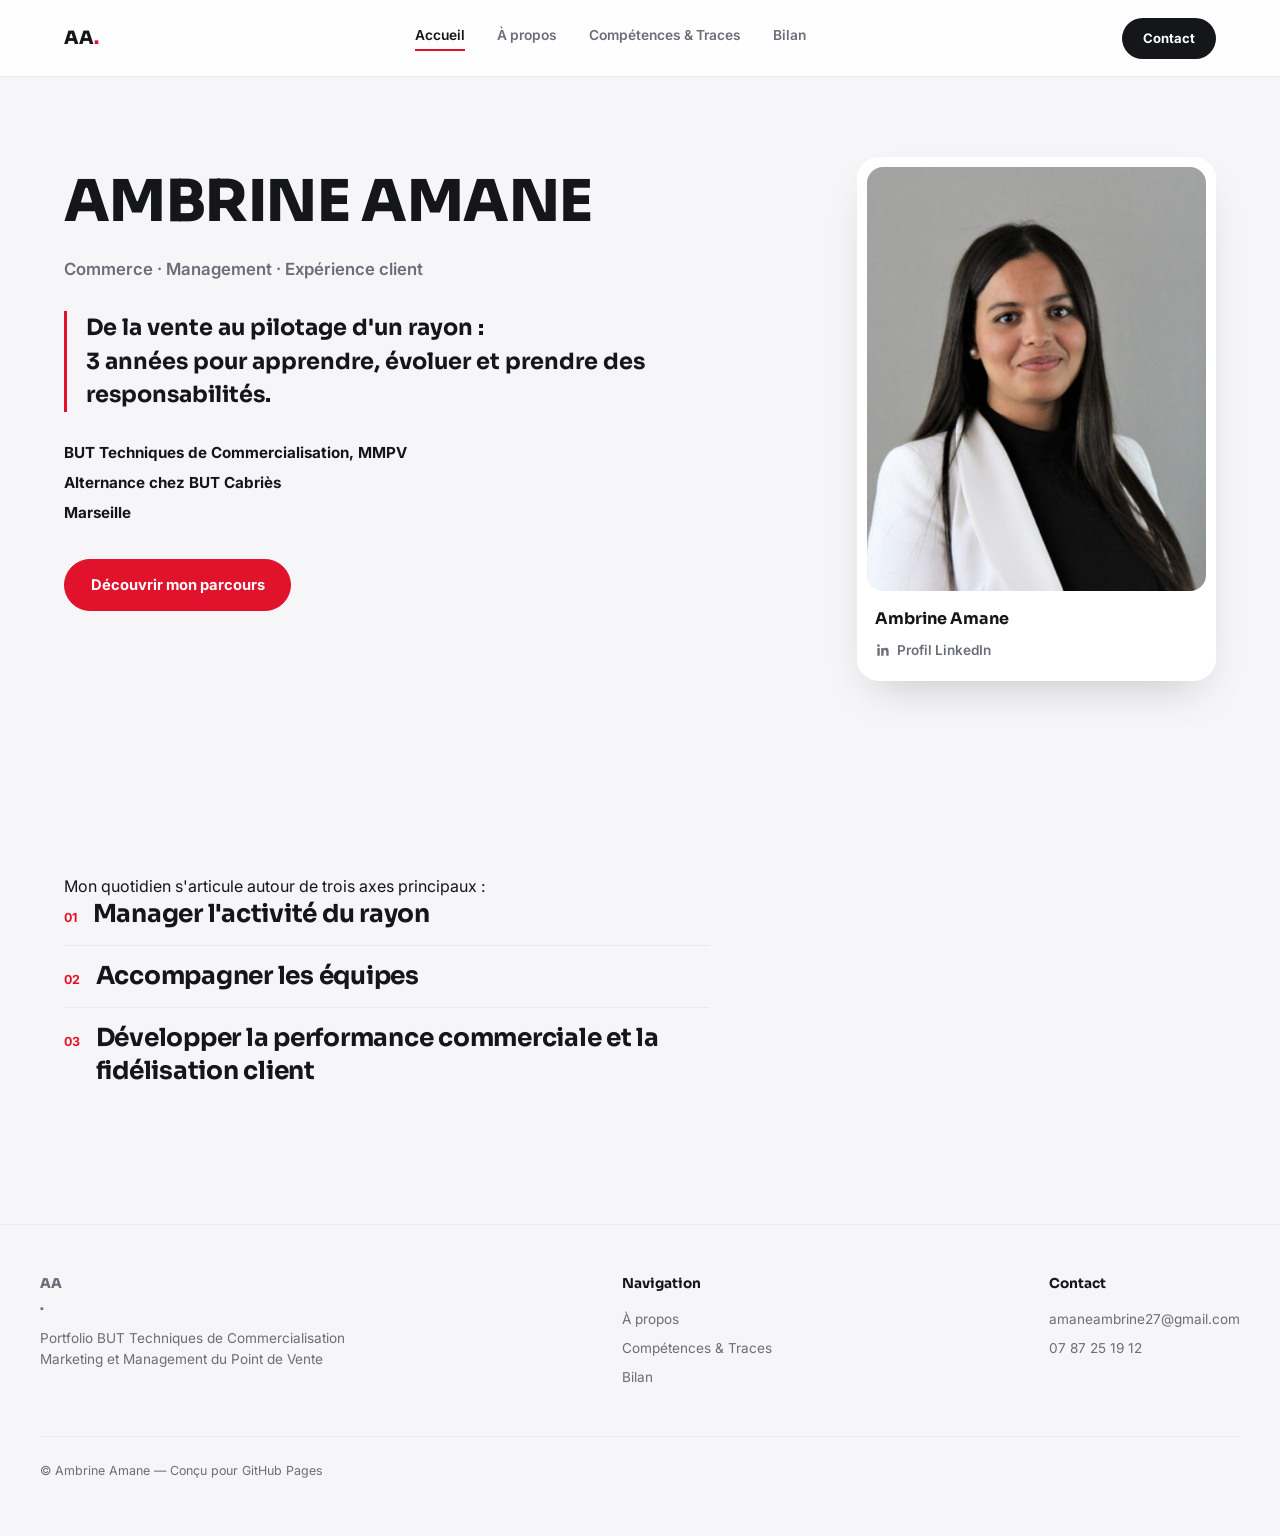
<file: index.html>
<!DOCTYPE html>
<html lang="fr">
<head>
<meta charset="UTF-8">
<meta name="viewport" content="width=device-width, initial-scale=1.0">
<title>Ambrine Amane — Portfolio BUT Techniques de Commercialisation</title>
<meta name="description" content="Portfolio d'Ambrine Amane, étudiante en BUT Techniques de Commercialisation, parcours Marketing et Management du Point de Vente.">
<link rel="stylesheet" href="assets/style.css?v=6">
<link rel="preconnect" href="https://fonts.googleapis.com">
<link href="https://fonts.googleapis.com/css2?family=Sora:wght@600;700;800&family=Inter:wght@400;500;600;700&display=swap" rel="stylesheet">
</head>
<body>

<header>
  <div class="nav-wrap">
    <a class="logo" href="index.html">AA<span>.</span></a>
    <nav class="links">
      <a href="index.html" class="active">Accueil</a>
      <a href="a-propos.html">À propos</a>
      <a href="competences.html">Compétences &amp; Traces</a>
      <a href="bilan.html">Bilan</a>
    </nav>
    <a class="cta-pill" href="mailto:amaneambrine27@gmail.com">Contact</a>
  </div>
</header>

<div class="hero">
  <div class="hero-copy">
    <h1 class="name-big">AMBRINE AMANE</h1>
    <p class="tagline">Commerce · Management · Expérience client</p>
    <blockquote class="hero-quote">
      De la vente au pilotage d'un rayon :<br>
      3 années pour apprendre, évoluer et prendre des responsabilités.
    </blockquote>
    <div class="hero-meta">
      <span>BUT Techniques de Commercialisation, MMPV</span>
      <span>Alternance chez BUT Cabriès</span>
      <span>Marseille</span>
    </div>
    <div class="hero-actions">
      <a class="btn-primary" href="a-propos.html">Découvrir mon parcours</a>
    </div>
  </div>
  <div class="photo-card photo-card-lg">
    <a class="photo" href="assets/CV-Ambrine-Amane.pdf" target="_blank" rel="noopener" aria-label="Voir mon CV">
      <img src="assets/ambrine-amane.jpg" alt="Portrait d'Ambrine Amane" style="width:100%; height:100%; object-fit:cover;">
      <span class="photo-overlay"><span>📄</span> Cliquez ici pour voir mon CV</span>
    </a>
    <div class="caption">
      <b>Ambrine Amane</b>
      <a class="linkedin-link" href="https://www.linkedin.com/in/ambrine-amane-45b326249/" target="_blank" rel="noopener">
        <svg width="16" height="16" viewBox="0 0 24 24" fill="currentColor" aria-hidden="true"><path d="M20.45 20.45h-3.56v-5.57c0-1.33-.02-3.04-1.85-3.04-1.85 0-2.14 1.45-2.14 2.94v5.67H9.34V9h3.41v1.56h.05c.48-.9 1.64-1.85 3.38-1.85 3.6 0 4.27 2.37 4.27 5.46v6.28zM5.34 7.43a2.07 2.07 0 1 1 0-4.13 2.07 2.07 0 0 1 0 4.13zM7.12 20.45H3.56V9h3.56v11.45z"/></svg>
        Profil LinkedIn
      </a>
    </div>
  </div>
</div>

<section style="padding-top:9rem;">
  <p class="intro-line">Mon quotidien s'articule autour de trois axes principaux :</p>
  <ul class="axis-list reveal">
    <li><span class="axis-num">01</span>Manager l'activité du rayon</li>
    <li><span class="axis-num">02</span>Accompagner les équipes</li>
    <li><span class="axis-num">03</span>Développer la performance commerciale et la fidélisation client</li>
  </ul>
</section>

<footer>
  <div class="foot-inner">
    <div class="foot-col">
      <a class="logo" href="index.html">AA<span>.</span></a>
      <span style="margin-top:.8rem;">Portfolio BUT Techniques de Commercialisation<br>Marketing et Management du Point de Vente</span>
    </div>
    <div class="foot-col">
      <h5>Navigation</h5>
      <a href="a-propos.html">À propos</a>
      <a href="competences.html">Compétences &amp; Traces</a>
      <a href="bilan.html">Bilan</a>
    </div>
    <div class="foot-col">
      <h5>Contact</h5>
      <a href="mailto:amaneambrine27@gmail.com">amaneambrine27@gmail.com</a>
      <span>07 87 25 19 12</span>
    </div>
  </div>
  <p class="foot-bottom">© Ambrine Amane — Conçu pour GitHub Pages</p>
</footer>

<script src="assets/script.js?v=14"></script>
</body>
</html>
</file>
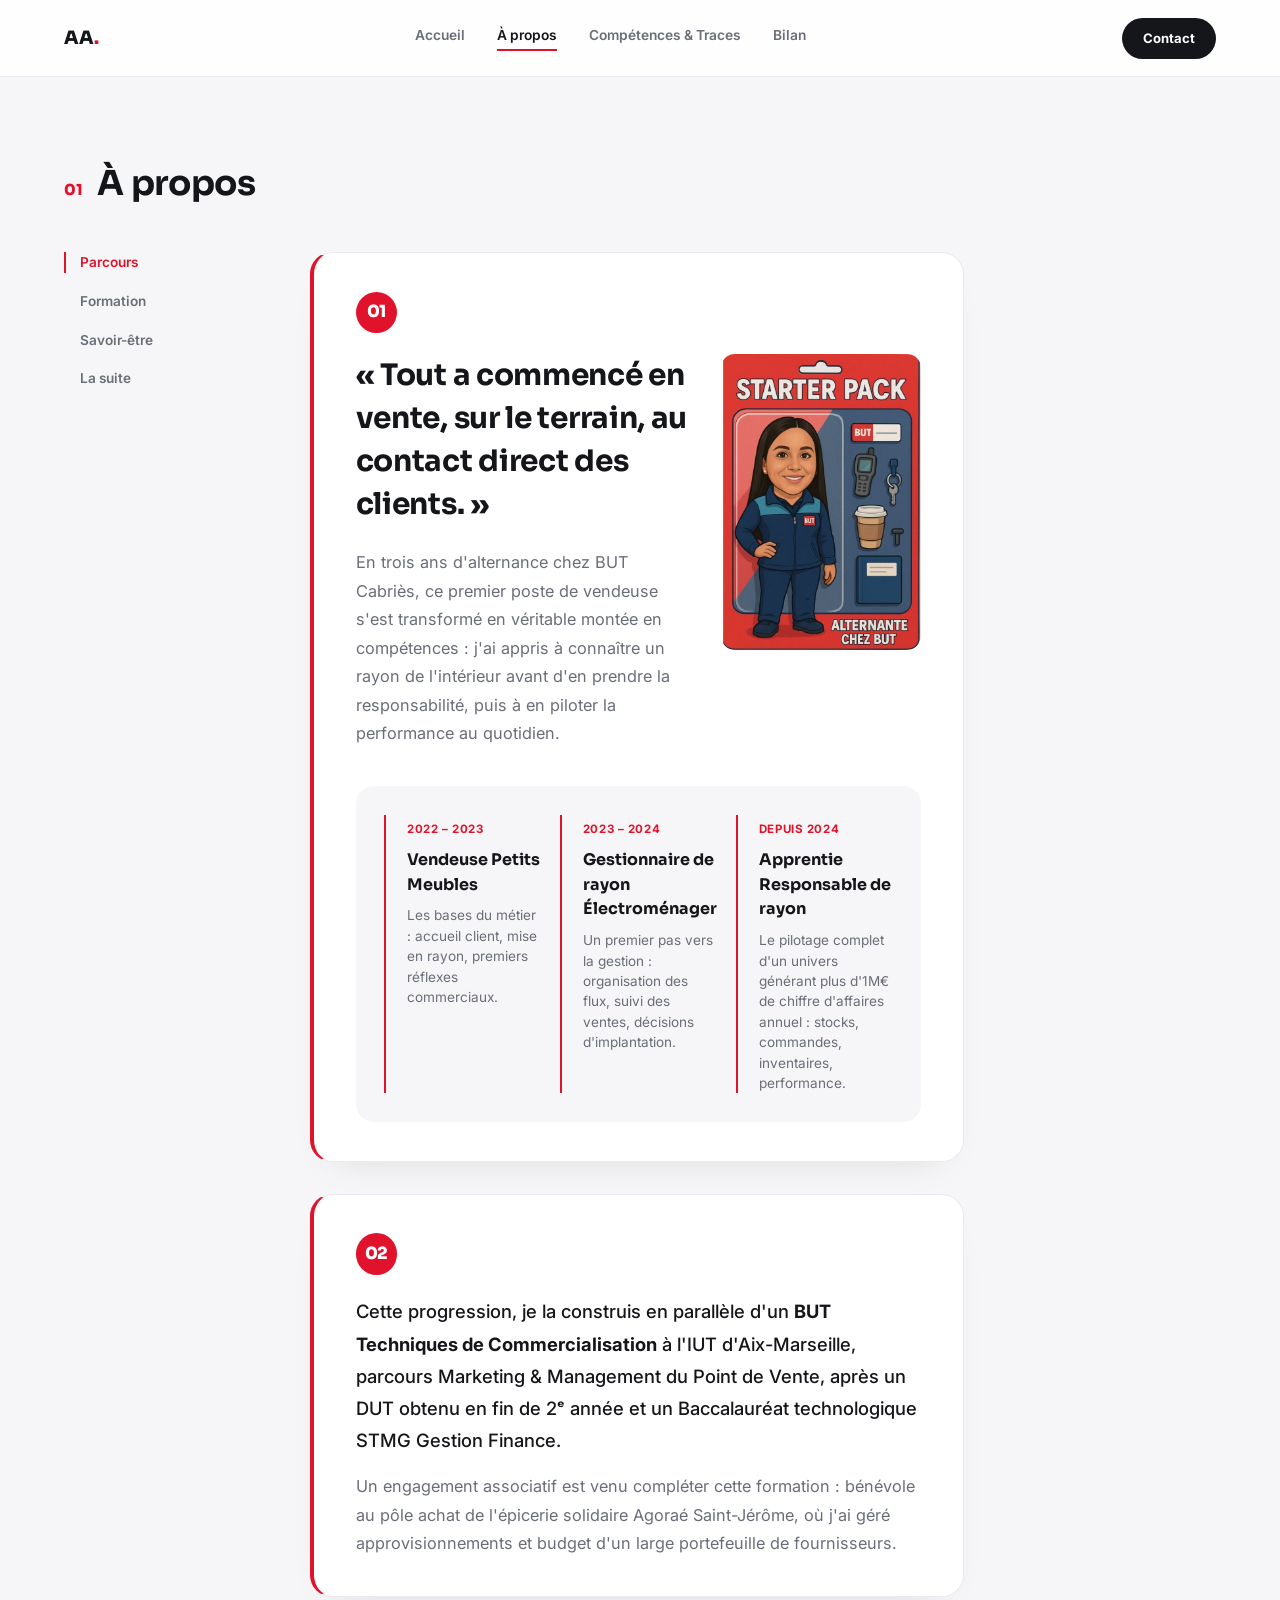
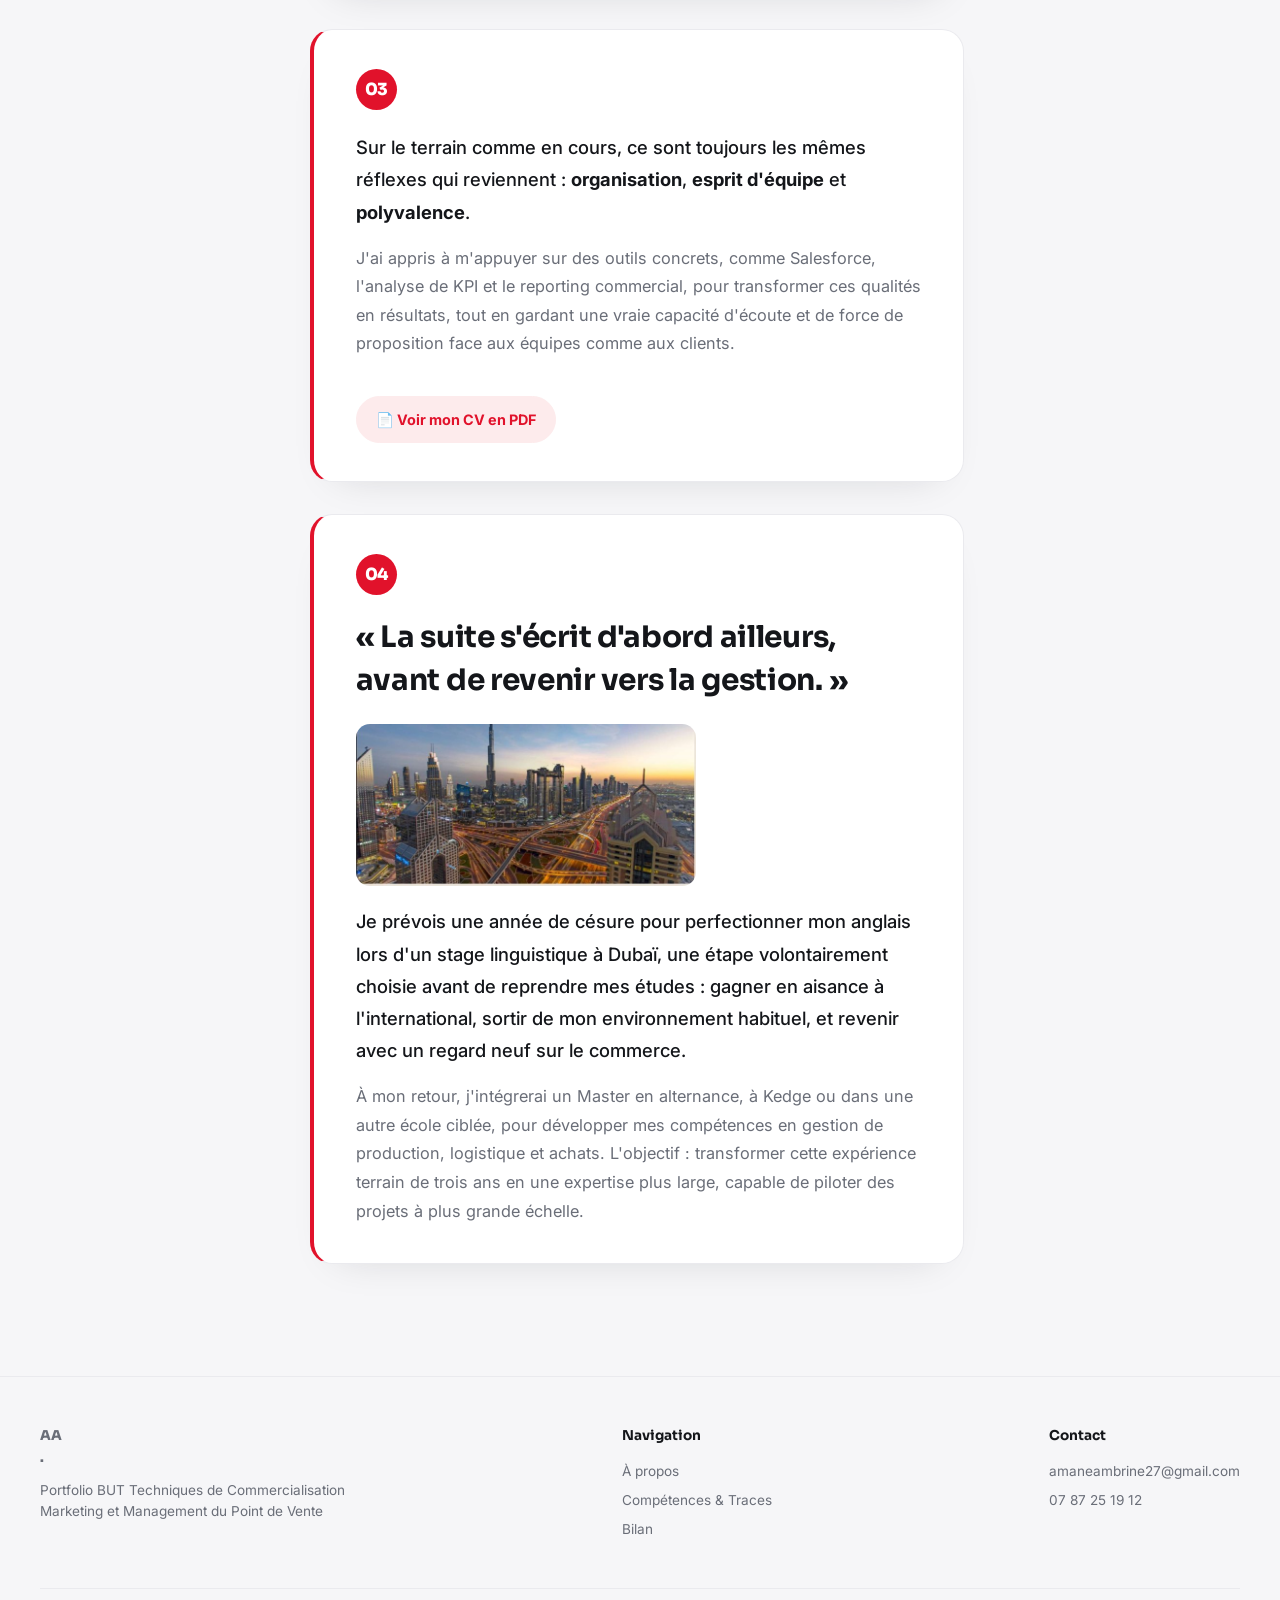
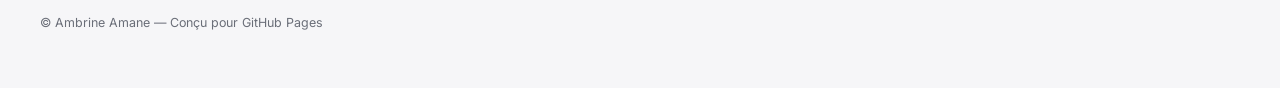
<file: a-propos.html>
<!DOCTYPE html>
<html lang="fr">
<head>
<meta charset="UTF-8">
<meta name="viewport" content="width=device-width, initial-scale=1.0">
<title>À propos — Ambrine Amane</title>
<link rel="stylesheet" href="assets/style.css?v=6">
<link rel="preconnect" href="https://fonts.googleapis.com">
<link href="https://fonts.googleapis.com/css2?family=Sora:wght@600;700;800&family=Inter:wght@400;500;600;700&display=swap" rel="stylesheet">
</head>
<body>

<header>
  <div class="nav-wrap">
    <a class="logo" href="index.html">AA<span>.</span></a>
    <nav class="links">
      <a href="index.html">Accueil</a>
      <a href="a-propos.html" class="active">À propos</a>
      <a href="competences.html">Compétences &amp; Traces</a>
      <a href="bilan.html">Bilan</a>
    </nav>
    <a class="cta-pill" href="mailto:amaneambrine27@gmail.com">Contact</a>
  </div>
</header>

<section id="apropos">
  <div class="section-head"><span class="idx">01</span><h2 class="section-title">À propos</h2></div>

  <div class="story-layout">
    <aside class="story-nav">
      <ul>
        <li data-chapter="parcours" class="active"><a href="#chapter-parcours">Parcours</a></li>
        <li data-chapter="formation"><a href="#chapter-formation">Formation</a></li>
        <li data-chapter="savoir-etre"><a href="#chapter-savoir-etre">Savoir-être</a></li>
        <li data-chapter="suite"><a href="#chapter-suite">La suite</a></li>
      </ul>
    </aside>

    <div class="story-content">

      <div class="chapter" id="chapter-parcours">
        <span class="chapter-num">01</span>
        <div class="chapter-split">
          <div>
            <p class="story-quote">« Tout a commencé en vente, sur le terrain, au contact direct des clients. »</p>
            <p class="story-body">En trois ans d'alternance chez BUT Cabriès, ce premier poste de vendeuse s'est transformé en véritable montée en compétences : j'ai appris à connaître un rayon de l'intérieur avant d'en prendre la responsabilité, puis à en piloter la performance au quotidien.</p>
          </div>
          <img class="chapter-illustration" src="assets/starter-pack.jpg" alt="Illustration humoristique de mon quotidien d'alternante chez BUT">
        </div>

        <div class="story-timeline">
          <div class="story-step">
            <span class="story-when">2022 – 2023</span>
            <h4>Vendeuse Petits Meubles</h4>
            <p>Les bases du métier : accueil client, mise en rayon, premiers réflexes commerciaux.</p>
          </div>
          <div class="story-step">
            <span class="story-when">2023 – 2024</span>
            <h4>Gestionnaire de rayon Électroménager</h4>
            <p>Un premier pas vers la gestion : organisation des flux, suivi des ventes, décisions d'implantation.</p>
          </div>
          <div class="story-step">
            <span class="story-when">Depuis 2024</span>
            <h4>Apprentie Responsable de rayon</h4>
            <p>Le pilotage complet d'un univers générant plus d'1M€ de chiffre d'affaires annuel : stocks, commandes, inventaires, performance.</p>
          </div>
        </div>
      </div>

      <div class="chapter" id="chapter-formation">
        <span class="chapter-num">02</span>
        <p class="story-body large">Cette progression, je la construis en parallèle d'un <b>BUT Techniques de Commercialisation</b> à l'IUT d'Aix-Marseille, parcours Marketing &amp; Management du Point de Vente, après un DUT obtenu en fin de 2ᵉ année et un Baccalauréat technologique STMG Gestion Finance.</p>
        <p class="story-body">Un engagement associatif est venu compléter cette formation : bénévole au pôle achat de l'épicerie solidaire Agoraé Saint-Jérôme, où j'ai géré approvisionnements et budget d'un large portefeuille de fournisseurs.</p>
      </div>

      <div class="chapter" id="chapter-savoir-etre">
        <span class="chapter-num">03</span>
        <p class="story-body large">Sur le terrain comme en cours, ce sont toujours les mêmes réflexes qui reviennent : <b>organisation</b>, <b>esprit d'équipe</b> et <b>polyvalence</b>.</p>
        <p class="story-body">J'ai appris à m'appuyer sur des outils concrets, comme Salesforce, l'analyse de KPI et le reporting commercial, pour transformer ces qualités en résultats, tout en gardant une vraie capacité d'écoute et de force de proposition face aux équipes comme aux clients.</p>
        <a class="cv-inline-link" href="assets/CV-Ambrine-Amane.pdf" target="_blank" rel="noopener">📄 Voir mon CV en PDF</a>
      </div>

      <div class="chapter" id="chapter-suite">
        <span class="chapter-num">04</span>
        <p class="story-quote">« La suite s'écrit d'abord ailleurs, avant de revenir vers la gestion. »</p>
        <img class="chapter-illustration chapter-illustration-wide" src="assets/dubai.jpg" alt="Vue de Dubaï">
        <p class="story-body large">Je prévois une année de césure pour perfectionner mon anglais lors d'un stage linguistique à Dubaï, une étape volontairement choisie avant de reprendre mes études : gagner en aisance à l'international, sortir de mon environnement habituel, et revenir avec un regard neuf sur le commerce.</p>
        <p class="story-body">À mon retour, j'intégrerai un Master en alternance, à Kedge ou dans une autre école ciblée, pour développer mes compétences en gestion de production, logistique et achats. L'objectif : transformer cette expérience terrain de trois ans en une expertise plus large, capable de piloter des projets à plus grande échelle.</p>
      </div>

    </div>
  </div>
</section>

<footer>
  <div class="foot-inner">
    <div class="foot-col">
      <a class="logo" href="index.html">AA<span>.</span></a>
      <span style="margin-top:.8rem;">Portfolio BUT Techniques de Commercialisation<br>Marketing et Management du Point de Vente</span>
    </div>
    <div class="foot-col">
      <h5>Navigation</h5>
      <a href="a-propos.html">À propos</a>
      <a href="competences.html">Compétences &amp; Traces</a>
      <a href="bilan.html">Bilan</a>
    </div>
    <div class="foot-col">
      <h5>Contact</h5>
      <a href="mailto:amaneambrine27@gmail.com">amaneambrine27@gmail.com</a>
      <span>07 87 25 19 12</span>
    </div>
  </div>
  <p class="foot-bottom">© Ambrine Amane — Conçu pour GitHub Pages</p>
</footer>

<script src="assets/script.js?v=14"></script>
</body>
</html>
</file>
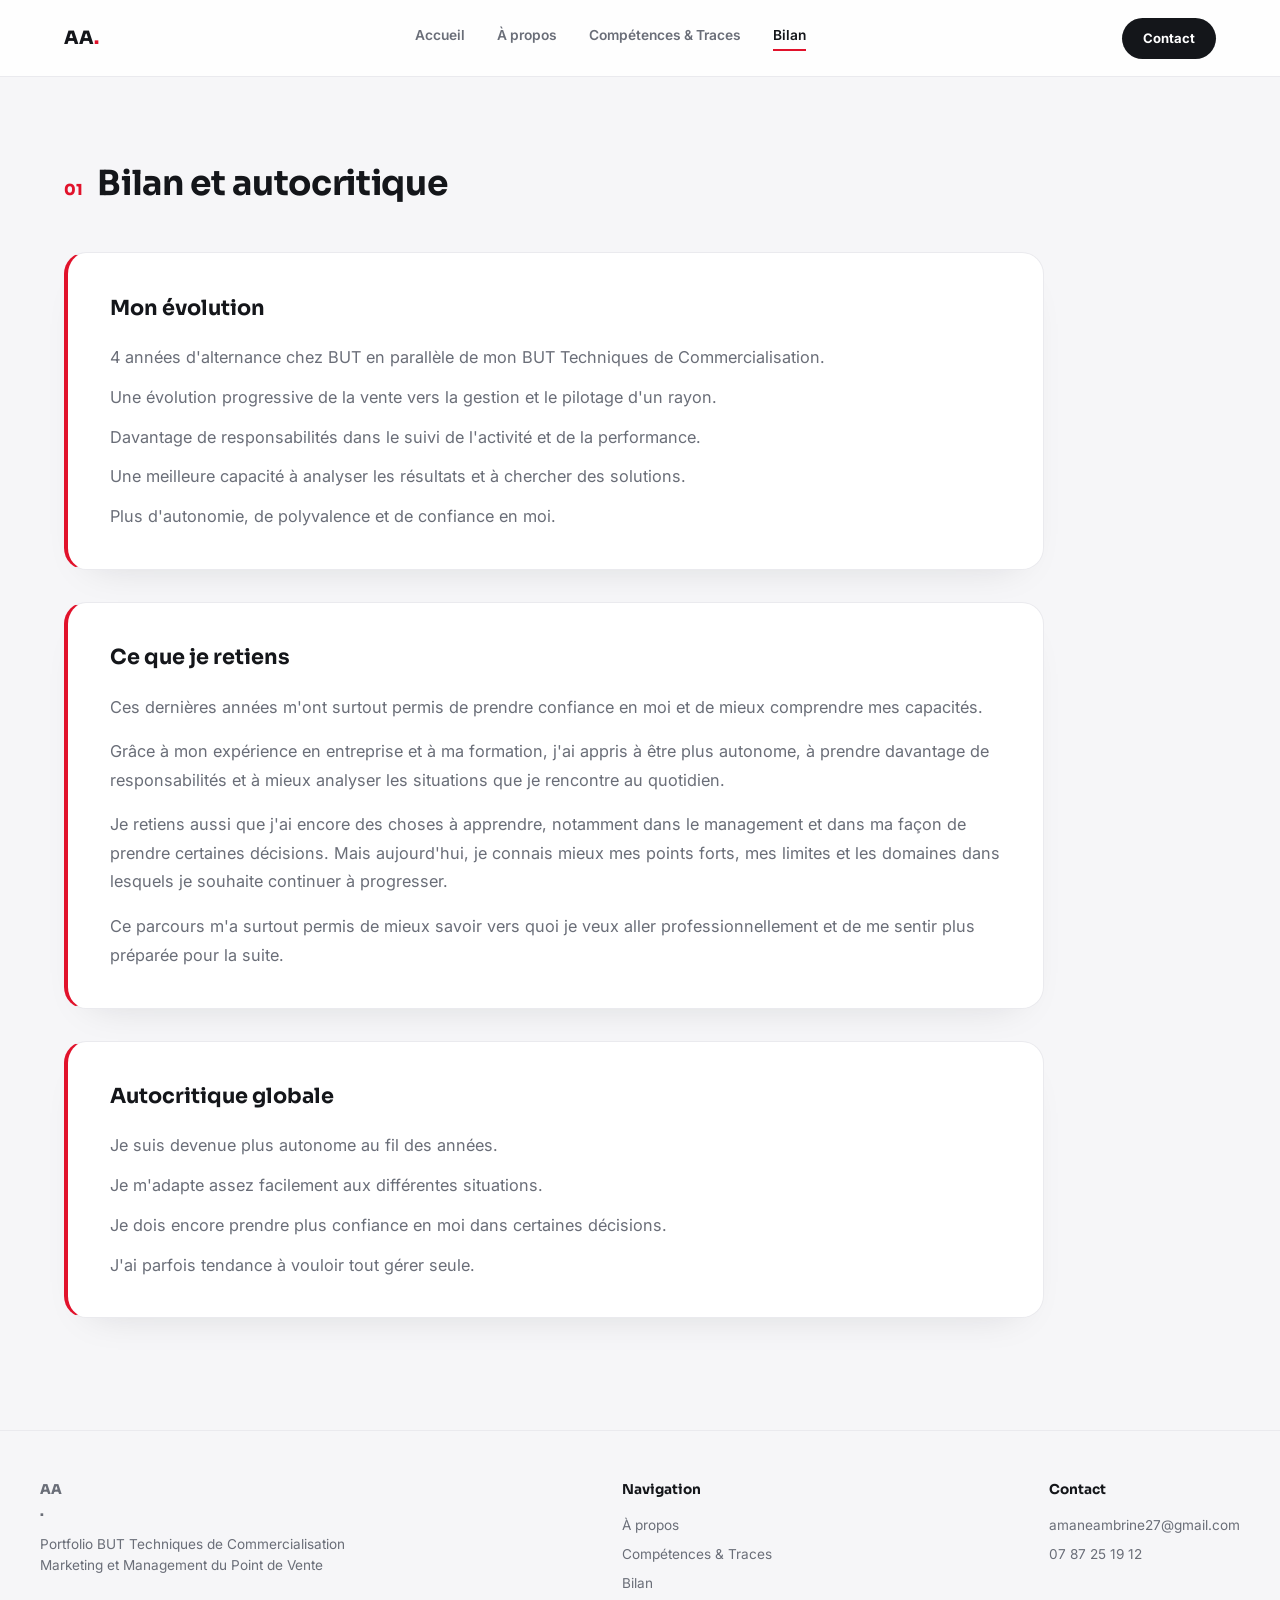
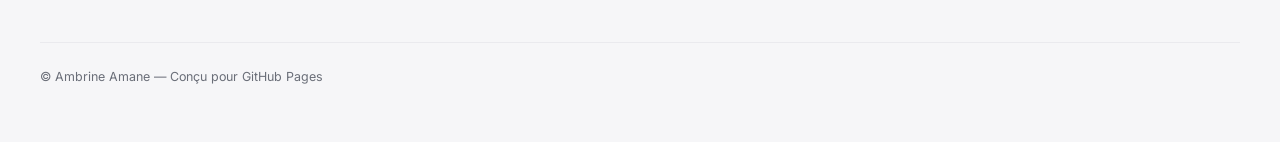
<file: bilan.html>
<!DOCTYPE html>
<html lang="fr">
<head>
<meta charset="UTF-8">
<meta name="viewport" content="width=device-width, initial-scale=1.0">
<title>Bilan — Ambrine Amane</title>
<link rel="stylesheet" href="assets/style.css?v=6">
<link rel="preconnect" href="https://fonts.googleapis.com">
<link href="https://fonts.googleapis.com/css2?family=Sora:wght@600;700;800&family=Inter:wght@400;500;600;700&display=swap" rel="stylesheet">
</head>
<body>

<header>
  <div class="nav-wrap">
    <a class="logo" href="index.html">AA<span>.</span></a>
    <nav class="links">
      <a href="index.html">Accueil</a>
      <a href="a-propos.html">À propos</a>
      <a href="competences.html">Compétences &amp; Traces</a>
      <a href="bilan.html" class="active">Bilan</a>
    </nav>
    <a class="cta-pill" href="mailto:amaneambrine27@gmail.com">Contact</a>
  </div>
</header>

<section id="bilan">
  <div class="section-head"><span class="idx">01</span><h2 class="section-title">Bilan et autocritique</h2></div>
  <div class="story-content" style="max-width:980px;">
    <div class="chapter">
      <h3 style="font-family:var(--display); font-weight:700; font-size:1.3rem; margin-bottom:1.2rem;">Mon évolution</h3>
      <ul style="display:flex; flex-direction:column; gap:.7rem; list-style:none;">
        <li class="story-body" style="margin-bottom:0;">4 années d'alternance chez BUT en parallèle de mon BUT Techniques de Commercialisation.</li>
        <li class="story-body" style="margin-bottom:0;">Une évolution progressive de la vente vers la gestion et le pilotage d'un rayon.</li>
        <li class="story-body" style="margin-bottom:0;">Davantage de responsabilités dans le suivi de l'activité et de la performance.</li>
        <li class="story-body" style="margin-bottom:0;">Une meilleure capacité à analyser les résultats et à chercher des solutions.</li>
        <li class="story-body" style="margin-bottom:0;">Plus d'autonomie, de polyvalence et de confiance en moi.</li>
      </ul>
    </div>
    <div class="chapter">
      <h3 style="font-family:var(--display); font-weight:700; font-size:1.3rem; margin-bottom:1.2rem;">Ce que je retiens</h3>
      <p class="story-body">Ces dernières années m'ont surtout permis de prendre confiance en moi et de mieux comprendre mes capacités.</p>
      <p class="story-body">Grâce à mon expérience en entreprise et à ma formation, j'ai appris à être plus autonome, à prendre davantage de responsabilités et à mieux analyser les situations que je rencontre au quotidien.</p>
      <p class="story-body">Je retiens aussi que j'ai encore des choses à apprendre, notamment dans le management et dans ma façon de prendre certaines décisions. Mais aujourd'hui, je connais mieux mes points forts, mes limites et les domaines dans lesquels je souhaite continuer à progresser.</p>
      <p class="story-body">Ce parcours m'a surtout permis de mieux savoir vers quoi je veux aller professionnellement et de me sentir plus préparée pour la suite.</p>
    </div>
    <div class="chapter">
      <h3 style="font-family:var(--display); font-weight:700; font-size:1.3rem; margin-bottom:1.2rem;">Autocritique globale</h3>
      <ul style="display:flex; flex-direction:column; gap:.7rem; list-style:none;">
        <li class="story-body" style="margin-bottom:0;">Je suis devenue plus autonome au fil des années.</li>
        <li class="story-body" style="margin-bottom:0;">Je m'adapte assez facilement aux différentes situations.</li>
        <li class="story-body" style="margin-bottom:0;">Je dois encore prendre plus confiance en moi dans certaines décisions.</li>
        <li class="story-body" style="margin-bottom:0;">J'ai parfois tendance à vouloir tout gérer seule.</li>
      </ul>
    </div>
  </div>
</section>


<footer>
  <div class="foot-inner">
    <div class="foot-col">
      <a class="logo" href="index.html">AA<span>.</span></a>
      <span style="margin-top:.8rem;">Portfolio BUT Techniques de Commercialisation<br>Marketing et Management du Point de Vente</span>
    </div>
    <div class="foot-col">
      <h5>Navigation</h5>
      <a href="a-propos.html">À propos</a>
      <a href="competences.html">Compétences &amp; Traces</a>
      <a href="bilan.html">Bilan</a>
    </div>
    <div class="foot-col">
      <h5>Contact</h5>
      <a href="mailto:amaneambrine27@gmail.com">amaneambrine27@gmail.com</a>
      <span>07 87 25 19 12</span>
    </div>
  </div>
  <p class="foot-bottom">© Ambrine Amane — Conçu pour GitHub Pages</p>
</footer>

<script src="assets/script.js?v=14"></script>
</body>
</html>
</file>
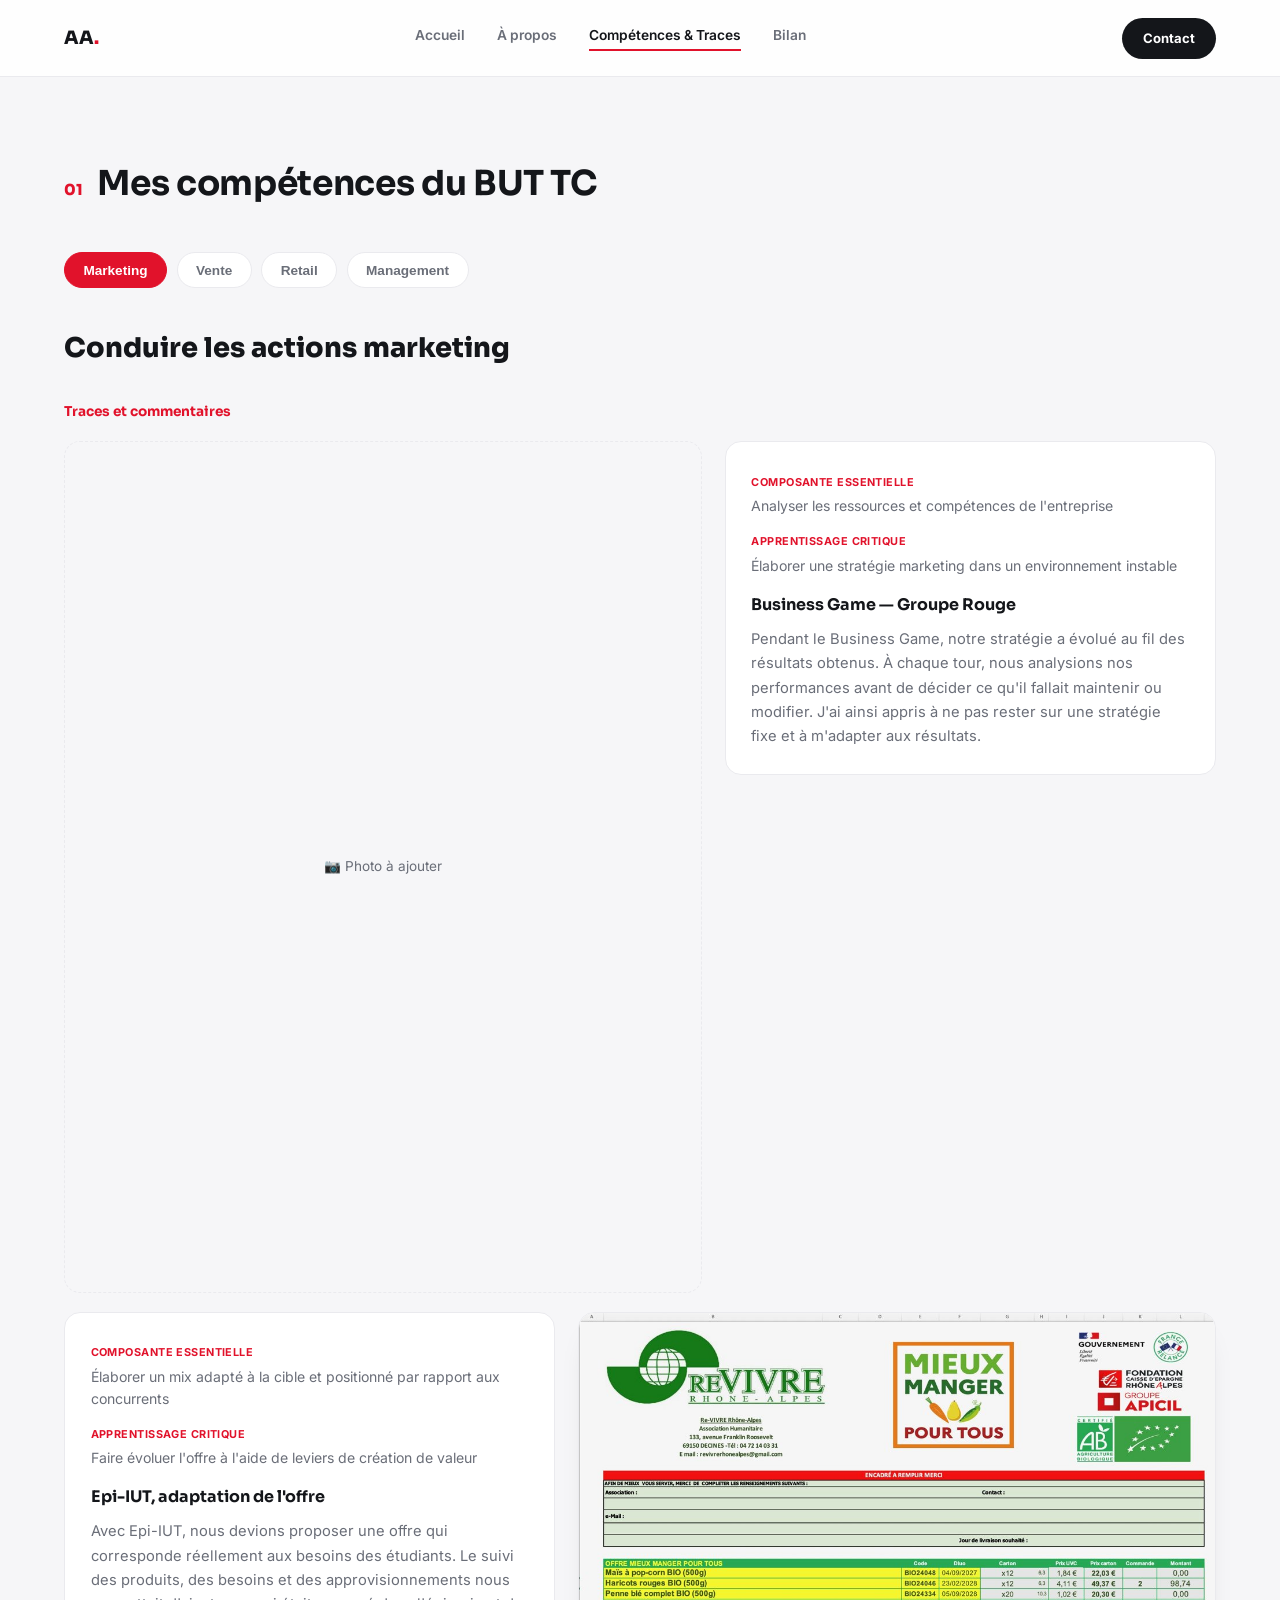
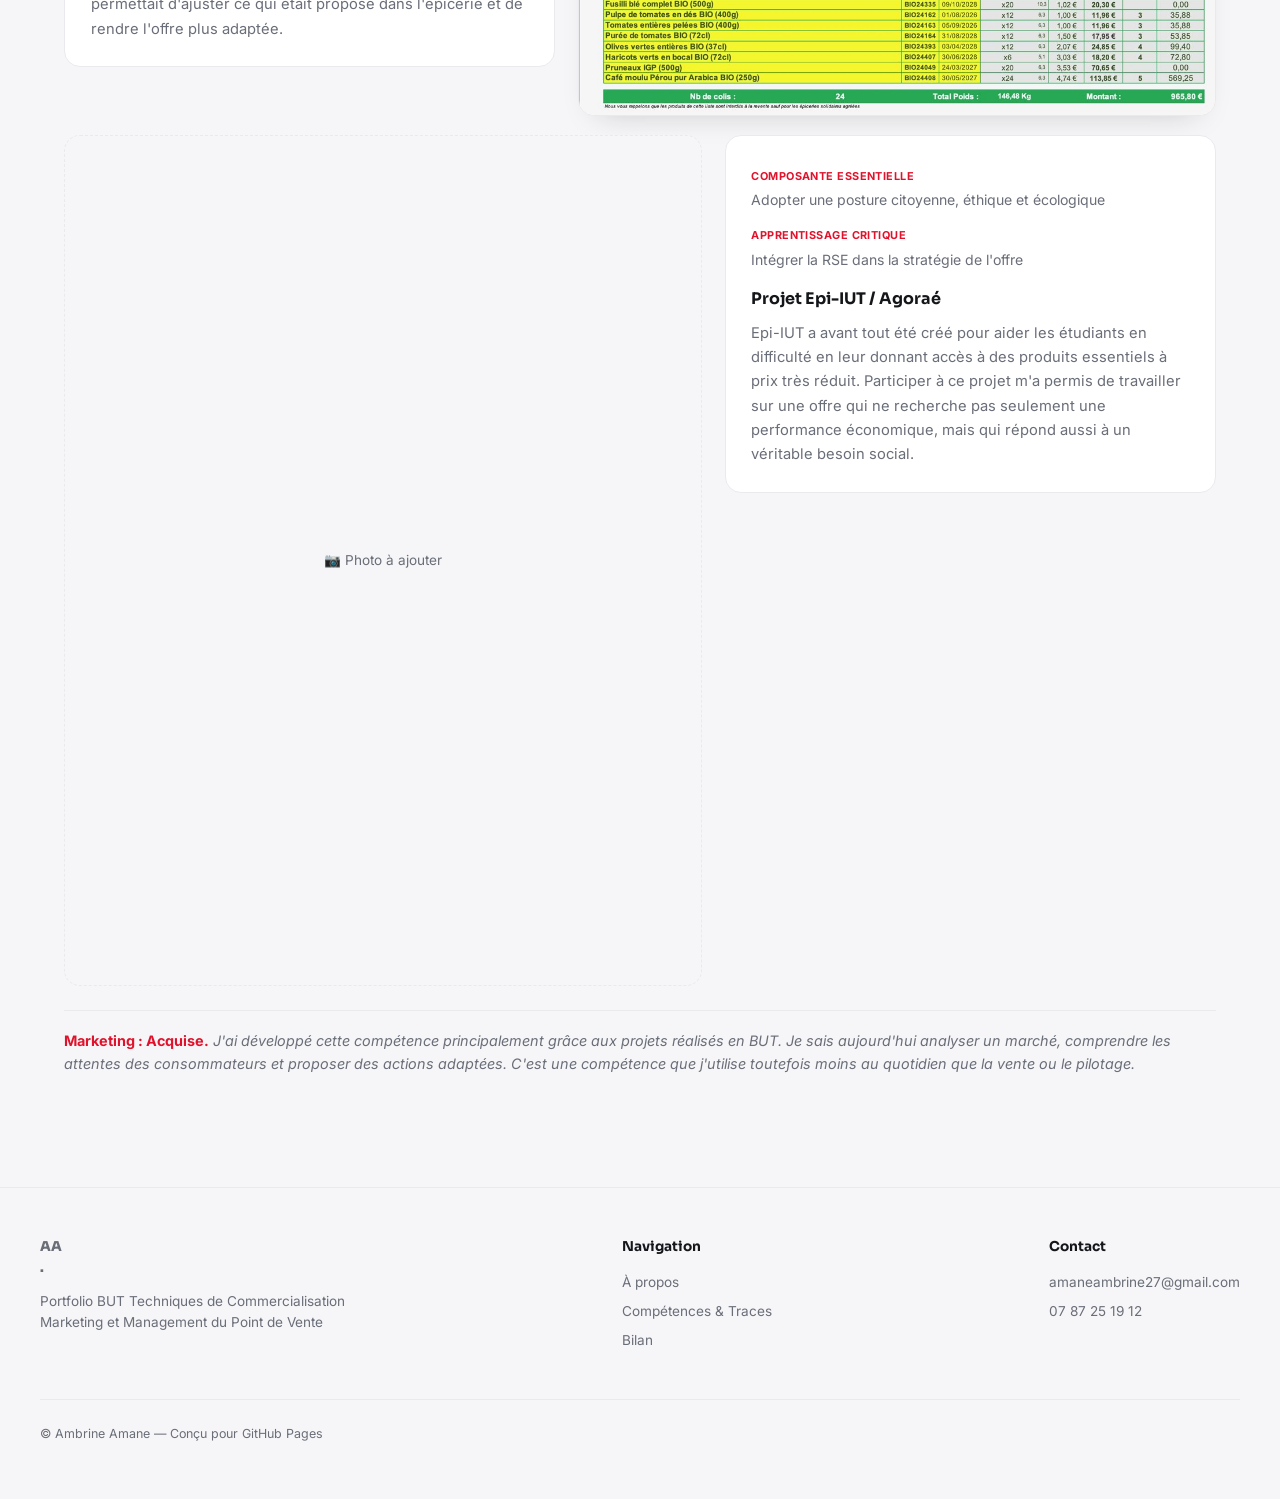
<file: competences.html>
<!DOCTYPE html>
<html lang="fr">
<head>
<meta charset="UTF-8">
<meta name="viewport" content="width=device-width, initial-scale=1.0">
<title>Compétences & Traces — Ambrine Amane</title>
<link rel="stylesheet" href="assets/style.css?v=6">
<link rel="preconnect" href="https://fonts.googleapis.com">
<link href="https://fonts.googleapis.com/css2?family=Sora:wght@600;700;800&family=Inter:wght@400;500;600;700&display=swap" rel="stylesheet">
</head>
<body>

<header>
  <div class="nav-wrap">
    <a class="logo" href="index.html">AA<span>.</span></a>
    <nav class="links">
      <a href="index.html">Accueil</a>
      <a href="a-propos.html">À propos</a>
      <a href="competences.html" class="active">Compétences &amp; Traces</a>
      <a href="bilan.html">Bilan</a>
    </nav>
    <a class="cta-pill" href="mailto:amaneambrine27@gmail.com">Contact</a>
  </div>
</header>

<section id="competences">
  <div class="section-head"><span class="idx">01</span><h2 class="section-title">Mes compétences du BUT TC</h2></div>
  <div class="tabs" id="tabs"></div>
  <div id="panels"></div>
</section>

<footer>
  <div class="foot-inner">
    <div class="foot-col">
      <a class="logo" href="index.html">AA<span>.</span></a>
      <span style="margin-top:.8rem;">Portfolio BUT Techniques de Commercialisation<br>Marketing et Management du Point de Vente</span>
    </div>
    <div class="foot-col">
      <h5>Navigation</h5>
      <a href="a-propos.html">À propos</a>
      <a href="competences.html">Compétences &amp; Traces</a>
      <a href="bilan.html">Bilan</a>
    </div>
    <div class="foot-col">
      <h5>Contact</h5>
      <a href="mailto:amaneambrine27@gmail.com">amaneambrine27@gmail.com</a>
      <span>07 87 25 19 12</span>
    </div>
  </div>
  <p class="foot-bottom">© Ambrine Amane — Conçu pour GitHub Pages</p>
</footer>

<script src="assets/script.js?v=14"></script>
</body>
</html>
</file>
<file: assets/style.css>
:root{
  --ink:#14161A;
  --ink-soft:#6A6E78;
  --paper:#FFFFFF;
  --bg:#F6F6F8;
  --bg-soft:#F6F6F8;
  --red:#E1122B;
  --red-deep:#B00D22;
  --red-soft:#FDEBEC;
  --line:#EAEAEE;
  --display:"Sora", "Inter", sans-serif;
  --body:"Inter", system-ui, sans-serif;
}
*{box-sizing:border-box; margin:0; padding:0;}
html{scroll-behavior:smooth;}
body{
  background:var(--bg);
  color:var(--ink);
  font-family:var(--body);
  line-height:1.55;
  -webkit-font-smoothing:antialiased;
}
a{color:inherit;}
::selection{background:var(--red); color:#fff;}
img{max-width:100%; display:block;}

/* ---------- Header ---------- */
header{
  position:sticky; top:0; z-index:50;
  background:rgba(255,255,255,0.85);
  backdrop-filter:blur(10px);
  border-bottom:1px solid var(--line);
}
.nav-wrap{
  max-width:1200px; margin:0 auto;
  display:flex; align-items:center; justify-content:space-between;
  padding:1.1rem 1.5rem;
}
.logo{ font-family:var(--display); font-weight:800; font-size:1.15rem; letter-spacing:-.01em; text-decoration:none;}
.logo span{color:var(--red);}
nav.links{ display:flex; gap:2rem; flex-wrap:wrap; align-items:center;}
nav.links a{
  font-size:.86rem; font-weight:600; color:var(--ink-soft);
  text-decoration:none; position:relative; padding-bottom:4px;
  transition:.15s ease;
}
nav.links a::after{
  content:""; position:absolute; left:0; bottom:0; height:2px; width:0;
  background:var(--red); transition:width .2s ease;
}
nav.links a:hover{ color:var(--ink); }
nav.links a.active{ color:var(--ink); }
nav.links a.active::after{ width:100%; }
.cta-pill{
  background:var(--ink); color:#fff; font-size:.82rem; font-weight:700;
  padding:.65rem 1.3rem; border-radius:100px; text-decoration:none;
  transition:.15s ease;
}
.cta-pill:hover{ background:var(--red); }

/* ---------- Hero ---------- */
.hero{
  max-width:1200px; margin:0 auto;
  padding:5rem 1.5rem 3rem;
  display:grid; grid-template-columns:1.35fr .65fr; gap:3rem; align-items:start;
}
.hero-copy .eyebrow{
  display:inline-block; font-size:.78rem; font-weight:700; color:var(--red);
  text-transform:uppercase; letter-spacing:.06em; margin-bottom:1.2rem;
}
.name-big{
  font-family:var(--display); font-weight:800;
  font-size:clamp(2.4rem, 5vw, 3.6rem);
  letter-spacing:-.01em; color:var(--ink); text-transform:uppercase;
}
.tagline{
  font-size:1.05rem; font-weight:600; color:var(--ink-soft); margin-top:.6rem;
}
.hero-quote{
  border-left:3px solid var(--red); padding-left:1.2rem; margin:1.8rem 0;
  font-family:var(--display); font-weight:700; color:var(--ink);
  font-size:clamp(1.1rem, 2.2vw, 1.4rem); line-height:1.5;
}
.hero-meta{ display:flex; flex-direction:column; gap:.4rem; margin-bottom:1.8rem; }
.hero-meta span{ font-weight:700; font-size:.95rem; color:var(--ink); }
.hero-copy .intro-line{ font-size:1.15rem; font-weight:600; color:var(--ink); margin-bottom:3.5rem; }
.axis-list{ list-style:none; display:flex; flex-direction:column; gap:.9rem; margin-bottom:1.6rem; }
.axis-list li{
  display:flex; align-items:baseline; gap:1rem;
  font-family:var(--display); font-weight:700;
  font-size:clamp(1.15rem, 2.1vw, 1.55rem);
  line-height:1.3; letter-spacing:-.01em; color:var(--ink);
  padding-bottom:.9rem; border-bottom:1px solid var(--line);
  max-width:34ch;
}
.axis-list li:last-child{ border-bottom:none; padding-bottom:0; }
.axis-num{ font-family:var(--body); font-weight:700; font-size:.78rem; color:var(--red); flex-shrink:0; padding-top:.35em; }
.hero-copy p.pitch{ margin-top:.4rem; max-width:50ch; color:var(--ink-soft); font-size:1.02rem; }
.hero-actions{ display:flex; gap:.9rem; margin-top:2.2rem; flex-wrap:wrap;}
.btn-primary{
  background:var(--red); color:#fff; font-weight:700; font-size:.92rem;
  padding:.85rem 1.6rem; border-radius:100px; text-decoration:none;
  border:1px solid var(--red); transition:.15s ease; display:inline-block;
}
.btn-primary:hover{ background:var(--red-deep); border-color:var(--red-deep); }
.btn-secondary{
  background:transparent; color:var(--ink); font-weight:700; font-size:.92rem;
  padding:.85rem 1.6rem; border-radius:100px; text-decoration:none;
  border:1px solid var(--line); transition:.15s ease; display:inline-block;
}
.btn-secondary:hover{ border-color:var(--ink); }
.hero-taglist{
  display:flex; gap:1.6rem; flex-wrap:wrap; margin-top:3rem;
  padding-top:1.6rem; border-top:1px solid var(--line);
}
.hero-taglist span{ font-size:.76rem; font-weight:700; text-transform:uppercase; letter-spacing:.05em; color:var(--ink-soft); }
.hero-taglist span b{ color:var(--ink); }

.photo-card{
  background:var(--paper); border-radius:22px; padding:.6rem;
  box-shadow:0 20px 45px -20px rgba(20,22,26,0.25);
  max-width:260px; margin-left:auto;
  transition:transform .12s ease-out, box-shadow .25s ease;
  transform-style:preserve-3d; will-change:transform;
}
.photo-card.photo-card-lg{ max-width:380px; }
.photo-card:hover{
  box-shadow:0 28px 55px -18px rgba(20,22,26,0.35);
}
.photo-card .photo{
  aspect-ratio:4/5; border-radius:16px; overflow:hidden;
  background:var(--bg-soft);
  display:flex; align-items:center; justify-content:center;
  position:relative; cursor:pointer;
}
.photo-card .photo img{ transition:transform .35s ease; transform:scale(1.001); }
.photo-card:hover .photo img{ transform:scale(1.07); }
.photo-overlay{
  position:absolute; inset:0; display:flex; align-items:center; justify-content:center;
  gap:.5rem; text-align:center; padding:1.2rem;
  background:rgba(20,22,26,0.6); color:#fff; font-weight:700; font-size:.9rem;
  opacity:0; transition:opacity .25s ease; backdrop-filter:blur(1px);
}
.photo-card .photo:hover .photo-overlay{ opacity:1; }
.photo-card .caption{ padding:1rem .5rem .4rem; }
.photo-card .caption b{ font-family:var(--display); font-weight:700; font-size:1rem; display:block; margin-bottom:.5rem;}
.photo-card .caption span{ font-size:.82rem; color:var(--ink-soft);}
.linkedin-link{
  display:inline-flex; align-items:center; gap:.4rem;
  font-size:.85rem; font-weight:600; color:var(--ink-soft);
  text-decoration:none; transition:.15s ease;
}
.linkedin-link:hover{ color:var(--red); }
.linkedin-link svg{ flex-shrink:0; }

/* ---------- Section shell ---------- */
section{ max-width:1200px; margin:0 auto; padding:5rem 1.5rem; }
section.alt{ background:var(--ink); color:#fff; max-width:none; }
section.alt > .inner{ max-width:1200px; margin:0 auto; padding:5rem 1.5rem;}
section.alt h2.section-title{ color:#fff; }
section.alt .section-lede{ color:#9BA0AC; }
section.alt .card{ background:#1C1E24; border-color:rgba(255,255,255,0.08); }
section.alt .card:hover{ box-shadow:0 14px 30px -18px rgba(0,0,0,0.5); }
section.alt .card h3{ color:#fff; }
section.alt .card ul li{ color:#B5B8C0; }
section.alt .case-item{ background:#1C1E24; border-color:rgba(255,255,255,0.08); color:#fff; }
section.alt .case-item:hover{ border-color:var(--red); }
section.alt .case-item .ci-desc{ color:#9BA0AC; }
section.alt .case-item .ci-arrow{ color:#6A6E78; }
section.alt .suite-card{ background:#1C1E24; border:1px solid rgba(255,255,255,0.08); }
.section-head{ display:flex; align-items:baseline; gap:.9rem; margin-bottom:2.6rem; }
.section-head .idx{ font-family:var(--display); font-weight:800; color:var(--red); font-size:.95rem; }
h2.section-title{ font-family:var(--display); font-weight:700; font-size:clamp(1.6rem,3vw,2.15rem); letter-spacing:-.01em; }
.section-lede{ color:var(--ink-soft); max-width:60ch; margin-bottom:2.4rem; font-size:1rem; }

.reveal{ opacity:0; transform:translateY(18px); transition:opacity .6s ease, transform .6s ease; }
.reveal.in{ opacity:1; transform:translateY(0); }

/* ---------- Cards ---------- */
.card{ background:var(--paper); border:1px solid var(--line); border-radius:18px; padding:1.8rem 1.9rem; transition:.2s ease; }
.card:hover{ box-shadow:0 14px 30px -18px rgba(20,22,26,0.18); transform:translateY(-2px); }
.card h3{ font-family:var(--display); font-weight:700; font-size:.95rem; margin-bottom:1rem;}
.card ul{ list-style:none; display:flex; flex-direction:column; gap:.6rem;}
.card ul li{ font-size:.92rem; color:var(--ink-soft); padding-left:1.1rem; position:relative;}
.card ul li::before{ content:""; position:absolute; left:0; top:.5em; width:6px; height:6px; border-radius:50%; background:var(--red);}
.pill-row{ display:flex; flex-wrap:wrap; gap:.5rem; margin-top:.4rem;}
.pill{ font-size:.78rem; font-weight:600; background:var(--red-soft); color:var(--red-deep); border-radius:100px; padding:.35rem .85rem;}
.grid-2{ display:grid; grid-template-columns:1fr 1fr; gap:1.4rem; }
.grid-3{ display:grid; grid-template-columns:repeat(3,1fr); gap:1.4rem; }

/* ---------- Home: compétences preview + expériences choisies + parcours + suite ---------- */
.preview-grid{ display:grid; grid-template-columns:repeat(auto-fit,minmax(240px,1fr)); gap:1.2rem; }
.preview-card{
  background:var(--paper); border:1px solid var(--line); border-radius:18px;
  padding:1.6rem 1.7rem; text-decoration:none; color:var(--ink); transition:.2s ease; display:block;
}
.preview-card:hover{ border-color:var(--red); transform:translateY(-3px); box-shadow:0 16px 34px -22px rgba(20,22,26,0.2);}
.preview-card .pc-num{ font-family:var(--display); font-weight:800; color:var(--red); font-size:.85rem; margin-bottom:.7rem; display:block;}
.preview-card h4{ font-family:var(--display); font-weight:700; font-size:1.05rem; margin-bottom:.5rem;}
.preview-card p{ font-size:.86rem; color:var(--ink-soft); }
.preview-card .pc-arrow{ display:inline-block; margin-top:.9rem; font-weight:700; color:var(--red); font-size:.85rem;}

.case-list{ display:flex; flex-direction:column; gap:1rem; }
.case-item{
  background:var(--paper); border:1px solid var(--line); border-radius:16px;
  padding:1.4rem 1.6rem; display:flex; justify-content:space-between; align-items:center; gap:1.5rem; flex-wrap:wrap;
  text-decoration:none; color:var(--ink); transition:.2s ease;
}
.case-item:hover{ border-color:var(--red); }
.case-item .ci-title{ font-family:var(--display); font-weight:700; font-size:1rem; margin-bottom:.3rem;}
.case-item .ci-meta{ font-size:.78rem; color:var(--red); font-weight:700; text-transform:uppercase; letter-spacing:.04em; margin-bottom:.4rem;}
.case-item .ci-desc{ font-size:.88rem; color:var(--ink-soft); max-width:50ch;}
.case-item .ci-arrow{ font-size:1.3rem; color:var(--ink-soft); flex-shrink:0;}

.suite-card{
  background:var(--ink); color:#fff; border-radius:24px;
  padding:3rem; display:flex; justify-content:space-between; align-items:center; flex-wrap:wrap; gap:2rem;
}
.suite-card h2{ font-family:var(--display); font-weight:800; font-size:clamp(1.4rem,2.8vw,1.9rem); max-width:26ch; margin-bottom:.8rem;}
.suite-card p{ color:#C9CBD1; max-width:44ch; font-size:.95rem;}
.suite-actions{ display:flex; gap:.9rem; flex-wrap:wrap; }
.suite-card .btn-primary{ }
.suite-card .btn-secondary{ color:#fff; border-color:rgba(255,255,255,0.25); }
.suite-card .btn-secondary:hover{ border-color:#fff; }

/* ---------- Compétences tabs ---------- */
.tabs{ display:flex; flex-wrap:wrap; gap:.6rem; margin-bottom:2.4rem; }
.tab-btn{
  font-size:.85rem; font-weight:600; background:var(--paper); color:var(--ink-soft);
  border:1px solid var(--line); padding:.6rem 1.15rem; border-radius:100px;
  cursor:pointer; transition:.15s ease;
}
.tab-btn.active, .tab-btn:hover{ background:var(--red); color:#fff; border-color:var(--red);}
.comp-panel{ display:none; }
.comp-panel.active{ display:block; animation:fade .35s ease; }
@keyframes fade{ from{opacity:0; transform:translateY(6px);} to{opacity:1; transform:translateY(0);} }
.comp-head{ display:flex; justify-content:space-between; align-items:flex-start; gap:2rem; flex-wrap:wrap; margin-bottom:2rem; }
.comp-head h3{ font-family:var(--display); font-weight:800; font-size:clamp(1.3rem,2.5vw,1.7rem); max-width:26ch; }
.comp-head p{ color:var(--ink-soft); max-width:44ch; font-size:.95rem; }
.ce-grid{ display:grid; grid-template-columns:repeat(auto-fit, minmax(240px,1fr)); gap:1rem; margin-bottom:2rem; }
.ce-item{ background:var(--paper); border:1px solid var(--line); border-radius:14px; padding:1.2rem 1.3rem; transition:.2s ease; }
.ce-item:hover{ border-color:var(--red); }
.ce-item .ce-label{ font-size:.92rem; margin-bottom:.9rem; font-weight:500; }
.level{ display:flex; gap:.35rem; }
.level span{ font-size:.68rem; font-weight:600; padding:.25rem .6rem; border:1px solid var(--line); border-radius:100px; color:var(--ink-soft); }
.level span.set{ background:var(--red); color:#fff; border-color:var(--red); }
.traces{ background:var(--paper); border:1px solid var(--line); border-radius:14px; padding:1.4rem 1.5rem; margin-bottom:1.5rem; }
.traces h4{ font-family:var(--display); font-weight:700; font-size:.85rem; color:var(--red); margin-bottom:.9rem; }
.trace-slot{ border-left:3px solid var(--red-soft); padding:.4rem 0 .4rem 1rem; margin-bottom:.6rem; font-size:.88rem; color:var(--ink-soft); }
.trace-slot b{ color:var(--ink); font-weight:600; }
.autocritique{ font-size:.9rem; color:var(--ink-soft); font-style:italic; border-top:1px solid var(--line); padding-top:1.2rem; }
.autocritique b{ color:var(--red); font-style:normal; }

.trace-entries{ margin-bottom:1.5rem; }
.trace-entries > h4{ font-family:var(--display); font-weight:700; font-size:.85rem; color:var(--red); margin-bottom:1.2rem; }
.trace-card{
  display:grid; grid-template-columns:1.3fr 1fr; gap:1.4rem; align-items:start;
  margin-bottom:1.2rem;
}
.trace-card-rev{ grid-template-columns:1fr 1.3fr; }
.trace-card-rev .trace-photo-slot{ order:2; }
.trace-card-rev .trace-text{ order:1; }
.trace-text{
  background:var(--paper); border:1px solid var(--line); border-radius:16px;
  padding:1.6rem;
}
.trace-photo-slot{
  aspect-ratio:3/4; border-radius:16px; background:var(--bg-soft);
  border:1px dashed var(--line); display:flex; align-items:center; justify-content:center;
  text-align:center; font-size:.85rem; color:var(--ink-soft); padding:.8rem;
  overflow:hidden; align-self:start;
}
.trace-photo-slot.has-photo{
  aspect-ratio:auto; border:1px solid var(--line); background:var(--paper); padding:0;
  box-shadow:0 14px 30px -20px rgba(20,22,26,0.25);
}
.trace-photo-slot img{ width:100%; height:100%; display:block; }
.trace-photo-slot.has-photo img{ height:auto; object-fit:cover; border-radius:15px; }
.trace-tag{
  display:inline-block; font-size:.68rem; font-weight:700; color:var(--red);
  text-transform:uppercase; letter-spacing:.04em; margin-bottom:.3rem; margin-top:.8rem;
}
.trace-tag:first-child{ margin-top:0; }
.trace-ce, .trace-ac{ font-size:.88rem; color:var(--ink-soft); margin-bottom:.2rem; }
.trace-title{ font-family:var(--display); font-weight:700; font-size:1rem; color:var(--ink); margin-top:1rem; margin-bottom:.6rem; }
.trace-comment{ font-size:.92rem; line-height:1.65; color:var(--ink-soft); }
@media (max-width:700px){
  .trace-card, .trace-card-rev{ grid-template-columns:1fr; }
  .trace-card-rev .trace-photo-slot, .trace-card-rev .trace-text{ order:initial; }
  .trace-photo-slot{ aspect-ratio:16/9; }
  .trace-photo-slot.has-photo{ aspect-ratio:16/9; }
}

/* ---------- Story (À propos) — chapters + sticky nav ---------- */
.story-layout{ display:grid; grid-template-columns:190px 1fr; gap:3.5rem; align-items:start; max-width:900px; }
.story-nav{ position:sticky; top:6rem; }
.story-nav ul{ list-style:none; display:flex; flex-direction:column; gap:1.1rem; }
.story-nav li{ padding-left:.9rem; border-left:2px solid transparent; transition:.2s ease; }
.story-nav li a{
  font-size:.85rem; font-weight:600; color:var(--ink-soft);
  text-decoration:none; display:block;
}
.story-nav li.active{ border-left-color:var(--red); }
.story-nav li.active a{ color:var(--red); }
.story-content{ display:flex; flex-direction:column; gap:2rem; }
.chapter{
  position:relative; opacity:0; transform:translateY(28px);
  transition:opacity .7s ease, transform .7s ease;
  background:var(--paper); border:1px solid var(--line); border-radius:22px;
  padding:2.4rem 2.6rem; box-shadow:0 18px 40px -28px rgba(20,22,26,0.18);
  border-left:4px solid var(--red);
}
.chapter.in{ opacity:1; transform:translateY(0); }
.chapter-split{ display:grid; grid-template-columns:1fr auto; gap:2rem; align-items:start; }
.chapter-illustration{ width:200px; border-radius:14px; }
.chapter-illustration-wide{ width:100%; max-width:340px; height:auto; margin:1.2rem 0; display:block; }
@media (max-width:700px){
  .chapter-split{ grid-template-columns:1fr; }
  .chapter-illustration{ width:100%; max-width:260px; margin:0 auto; }
}
.chapter-num{
  display:inline-flex; align-items:center; justify-content:center;
  width:2.6rem; height:2.6rem; border-radius:50%;
  background:var(--red); color:#fff;
  font-family:var(--display); font-weight:800; font-size:1.05rem;
  margin-bottom:1.3rem; letter-spacing:-.02em;
}
.story-quote{ font-family:var(--display); font-weight:700; font-size:clamp(1.35rem,2.6vw,1.85rem); line-height:1.45; letter-spacing:-.01em; color:var(--ink); margin-bottom:1.4rem; }
.story-body{ font-size:1.02rem; line-height:1.75; color:var(--ink-soft); margin-bottom:1rem; }
.story-body.large{ font-size:1.15rem; color:var(--ink); font-weight:500; }
.story-body b{ color:var(--ink); font-weight:700; }
.story-body:last-child{ margin-bottom:0; }
.cv-inline-link{
  display:inline-flex; align-items:center; gap:.5rem; margin-top:1.4rem;
  font-size:.9rem; font-weight:700; color:var(--red);
  text-decoration:none; padding:.7rem 1.2rem;
  border:1px solid var(--red-soft); border-radius:100px;
  background:var(--red-soft); transition:.2s ease;
}
.cv-inline-link:hover{ background:var(--red); color:#fff; }
.story-timeline{ display:grid; grid-template-columns:repeat(3, 1fr); gap:1.2rem; margin-top:2.4rem; padding:1.8rem; background:var(--bg-soft); border-radius:18px; }
.story-step{ position:relative; padding-left:1.3rem; border-left:2px solid var(--red); }
.story-when{ font-size:.72rem; font-weight:700; color:var(--red); text-transform:uppercase; letter-spacing:.05em; }
.story-step h4{ font-family:var(--display); font-weight:700; font-size:1rem; margin:.5rem 0 .5rem; color:var(--ink); }
.story-step p{ font-size:.85rem; color:var(--ink-soft); line-height:1.5; }

/* ---------- Footer ---------- */
footer{ padding:3rem 1.5rem 3.5rem; border-top:1px solid var(--line); margin-top:2rem; }
.foot-inner{ max-width:1200px; margin:0 auto; display:flex; justify-content:space-between; gap:2rem; flex-wrap:wrap; }
.foot-col h5{ font-family:var(--display); font-weight:700; font-size:.85rem; margin-bottom:.9rem; }
.foot-col a, .foot-col span{ display:block; font-size:.85rem; color:var(--ink-soft); text-decoration:none; margin-bottom:.5rem; }
.foot-col a:hover{ color:var(--red); }
.foot-bottom{ max-width:1200px; margin:2.5rem auto 0; padding-top:1.5rem; border-top:1px solid var(--line); font-size:.78rem; color:var(--ink-soft); }

@media (max-width:860px){
  nav.links{ display:none; }
  .hero{ grid-template-columns:1fr; }
  .photo-card{ margin-left:0; margin-right:auto; }
  .grid-2, .grid-3{ grid-template-columns:1fr; }
  .suite-card{ flex-direction:column; align-items:flex-start; }
  .story-layout{ grid-template-columns:1fr; }
  .story-nav{ position:static; display:flex; align-items:center; gap:1rem; margin-bottom:1rem; }
  .story-nav ul{ flex-direction:row; flex-wrap:wrap; gap:.8rem; }
  .story-nav li{ border-left:none; border-bottom:2px solid transparent; padding-left:0; padding-bottom:.3rem; }
  .story-nav li.active{ border-bottom-color:var(--red); }
}
@media (max-width:700px){
  .story-timeline{ grid-template-columns:1fr; }
}
</file>
